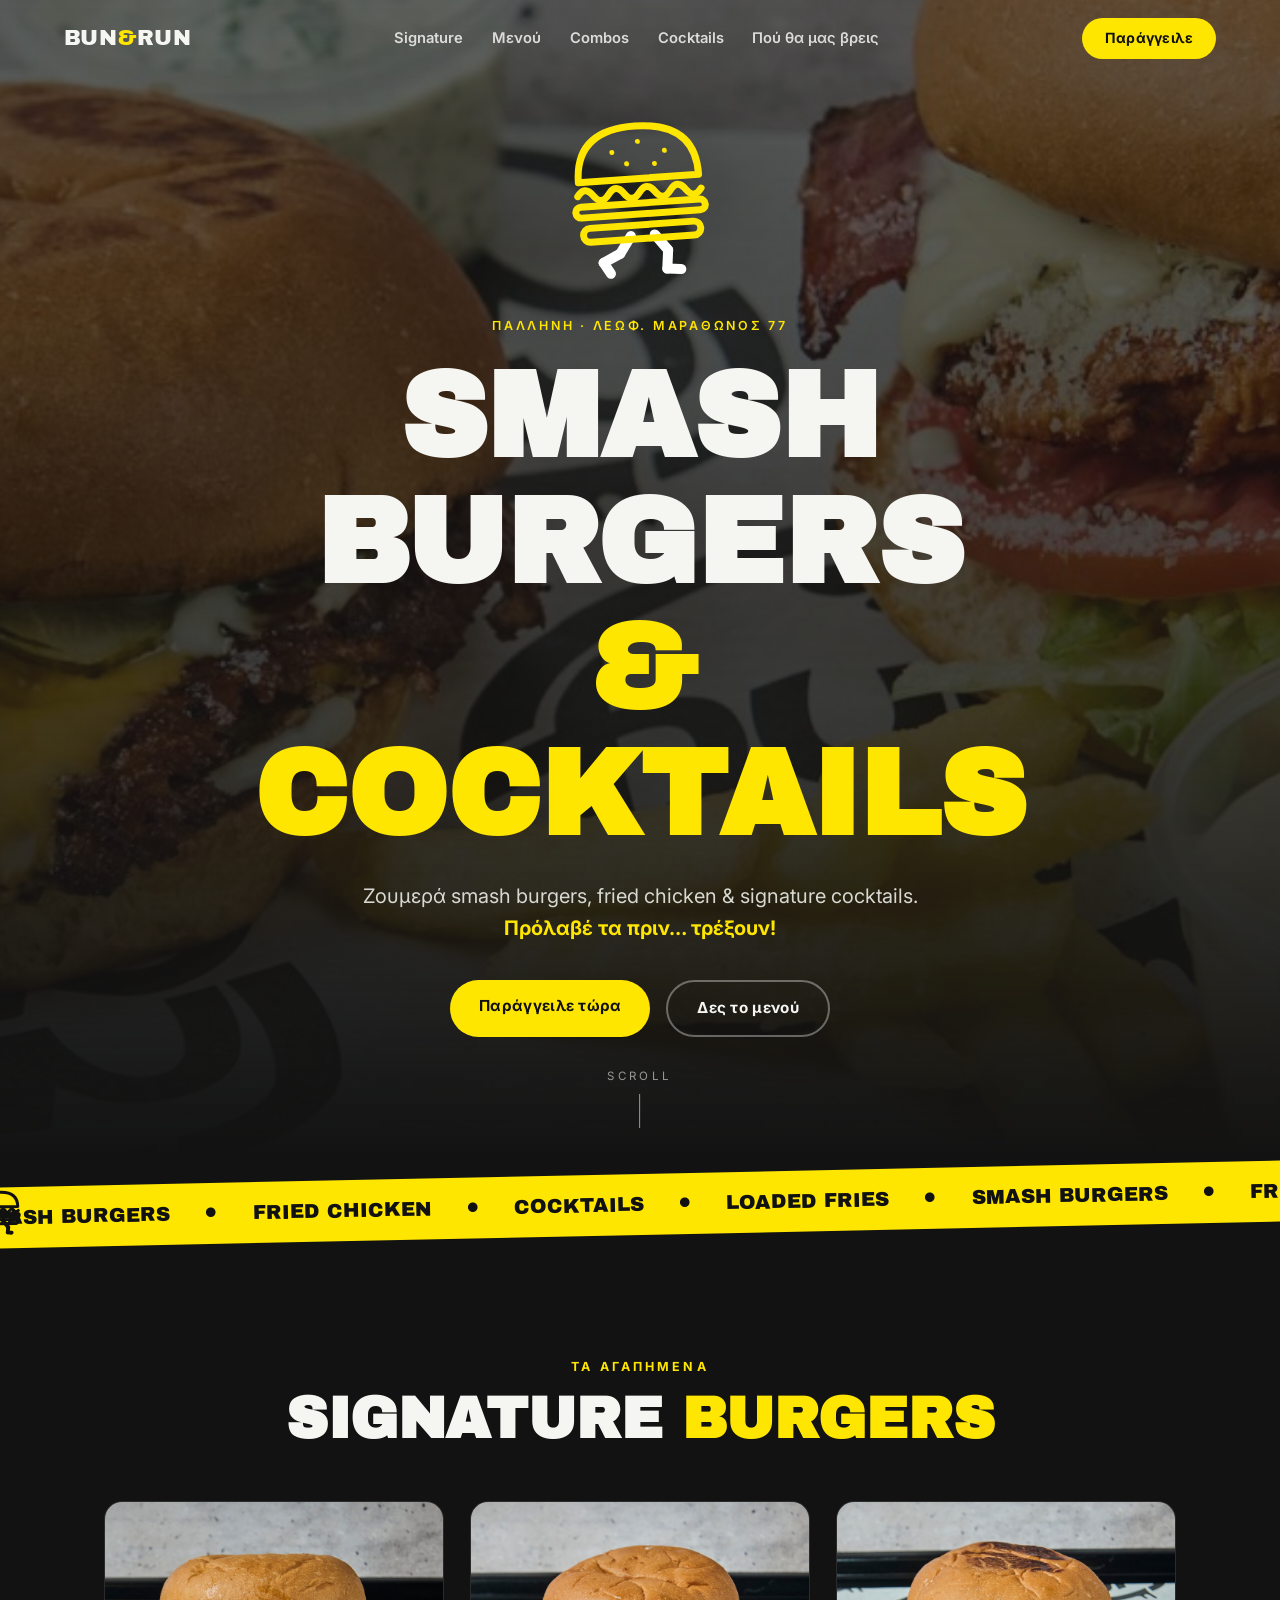
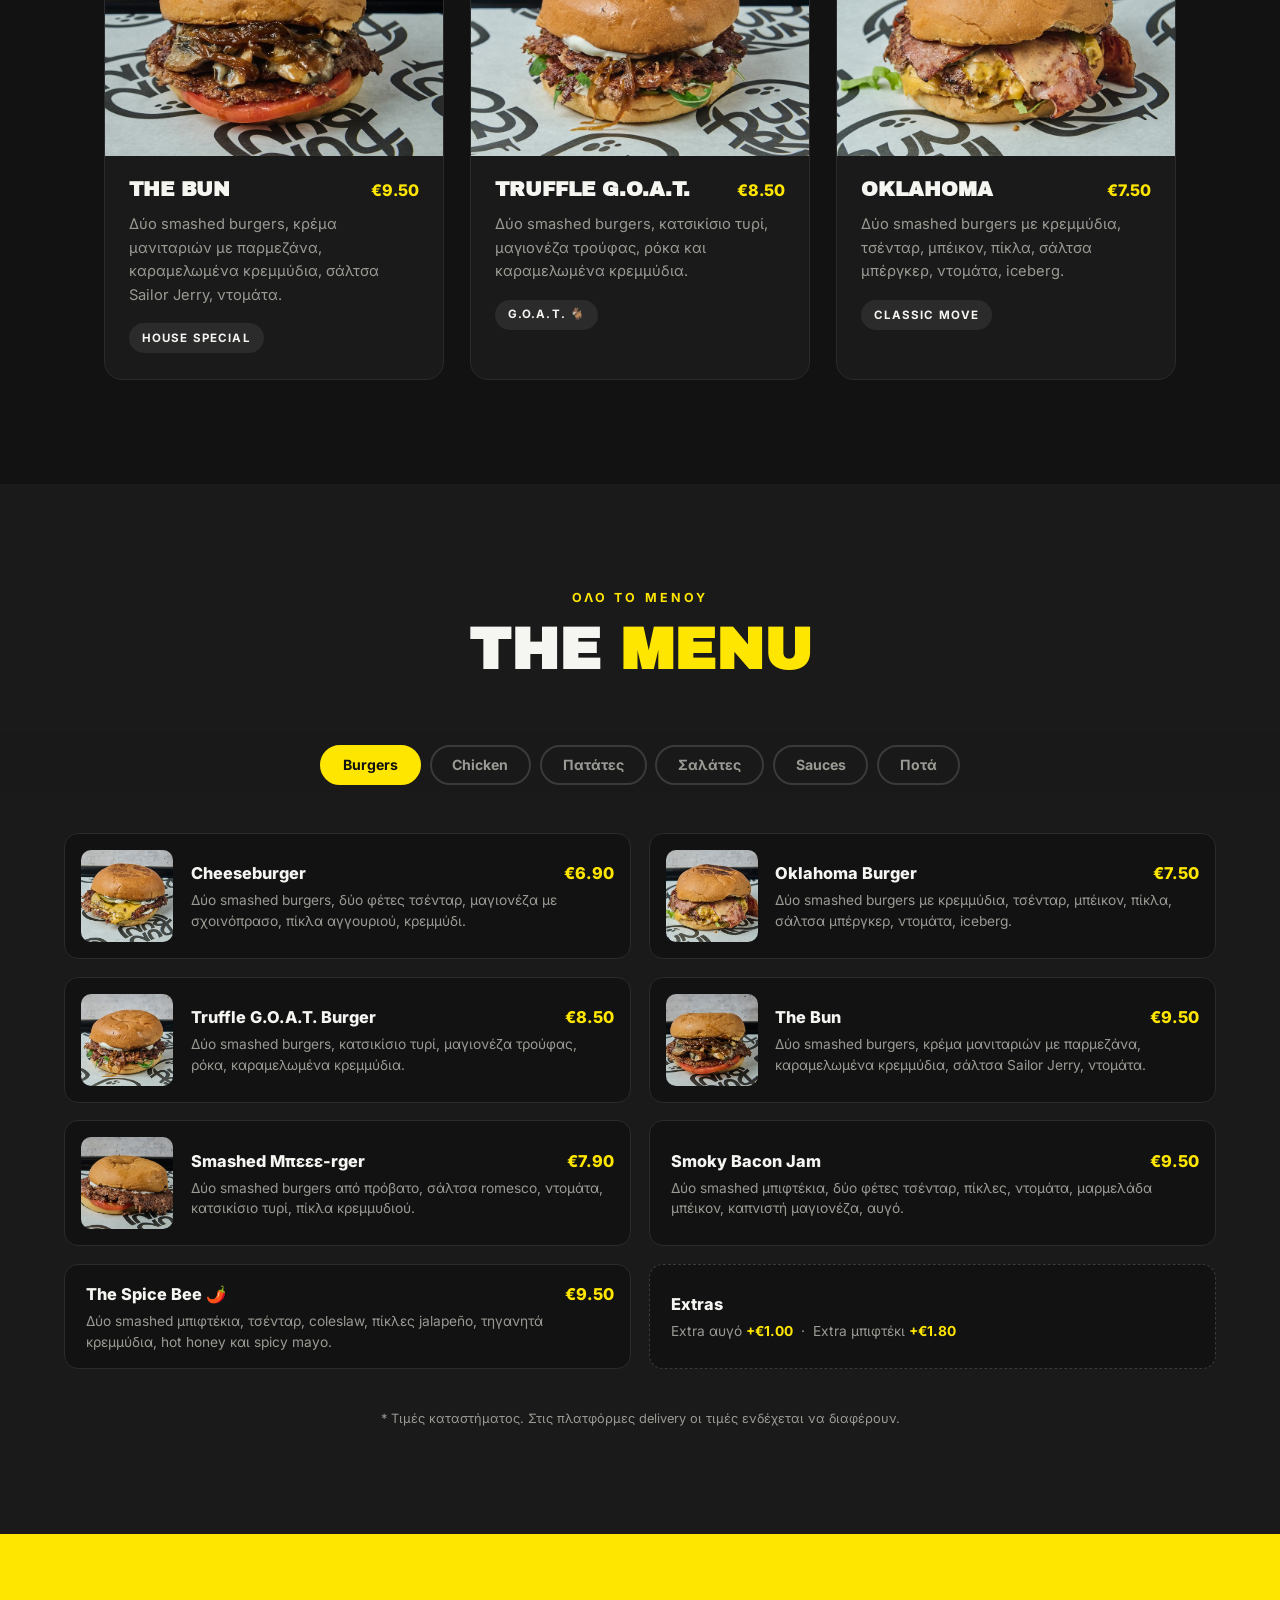
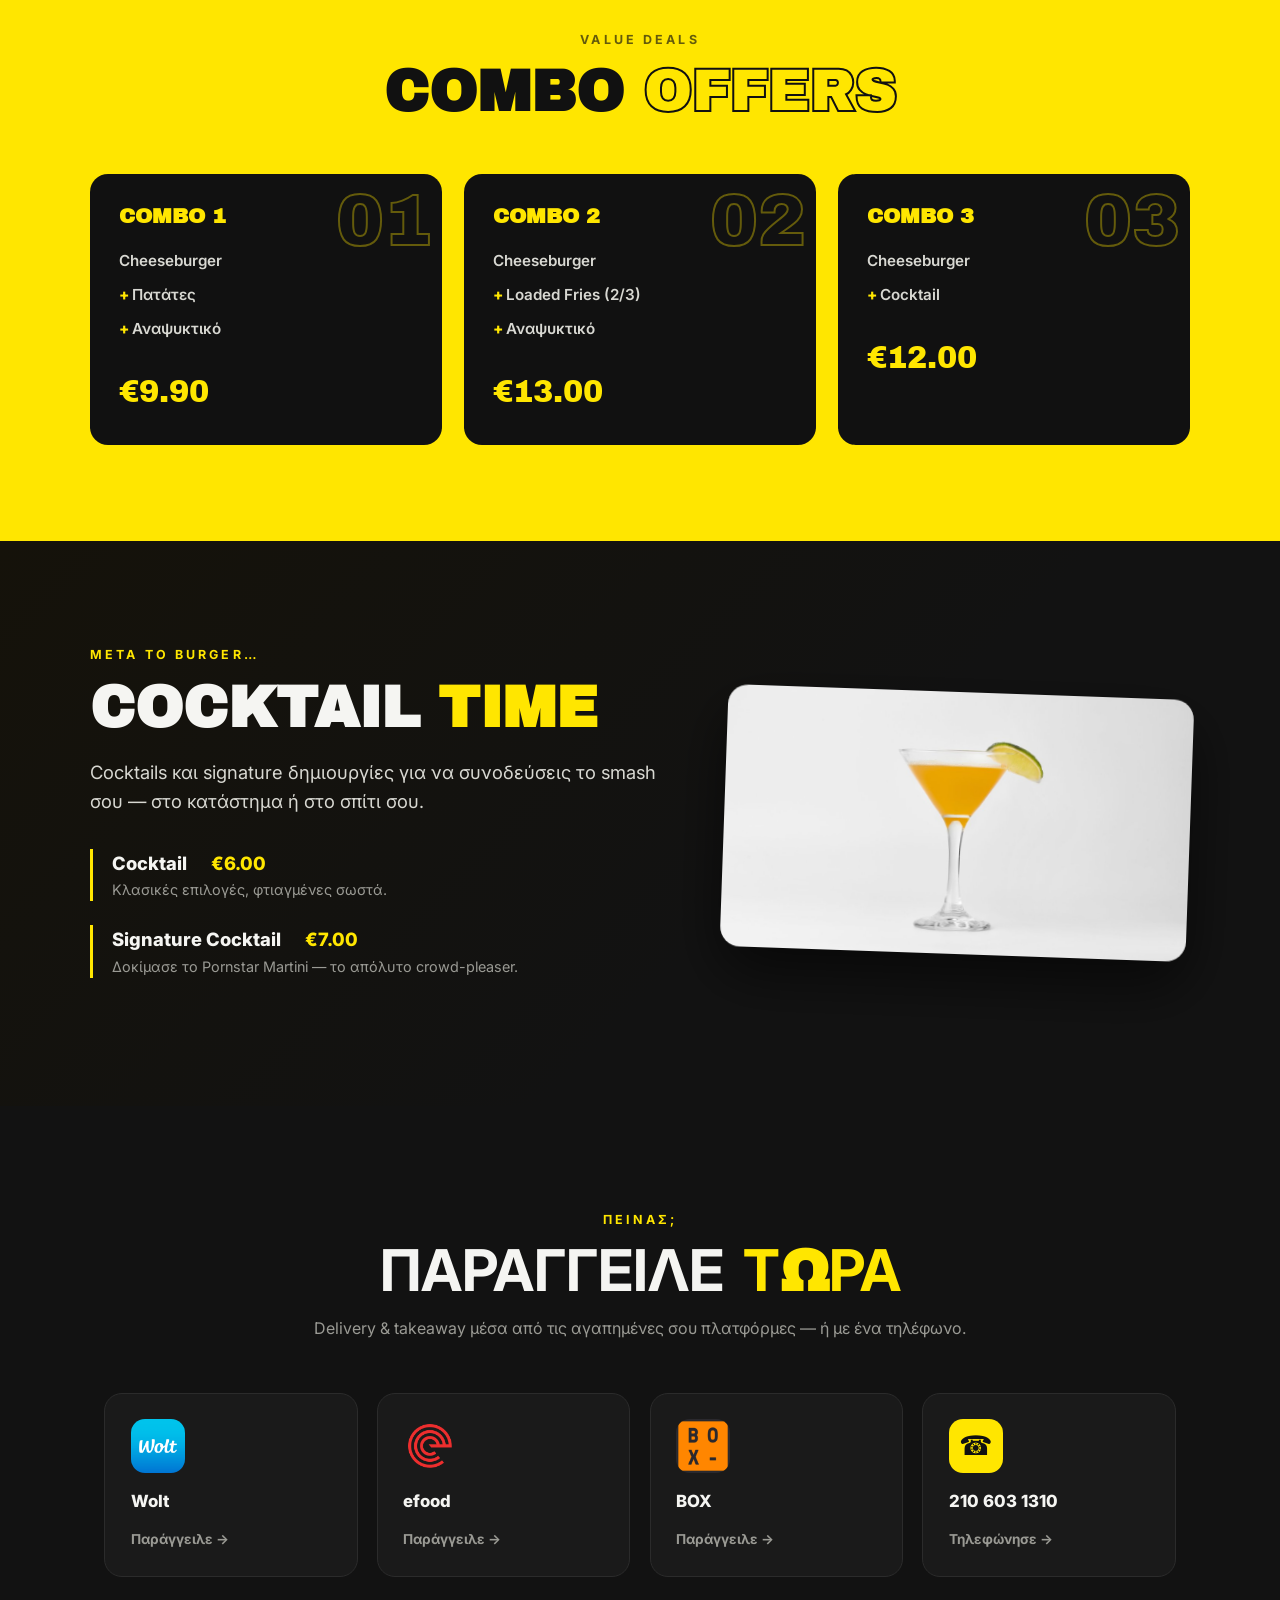
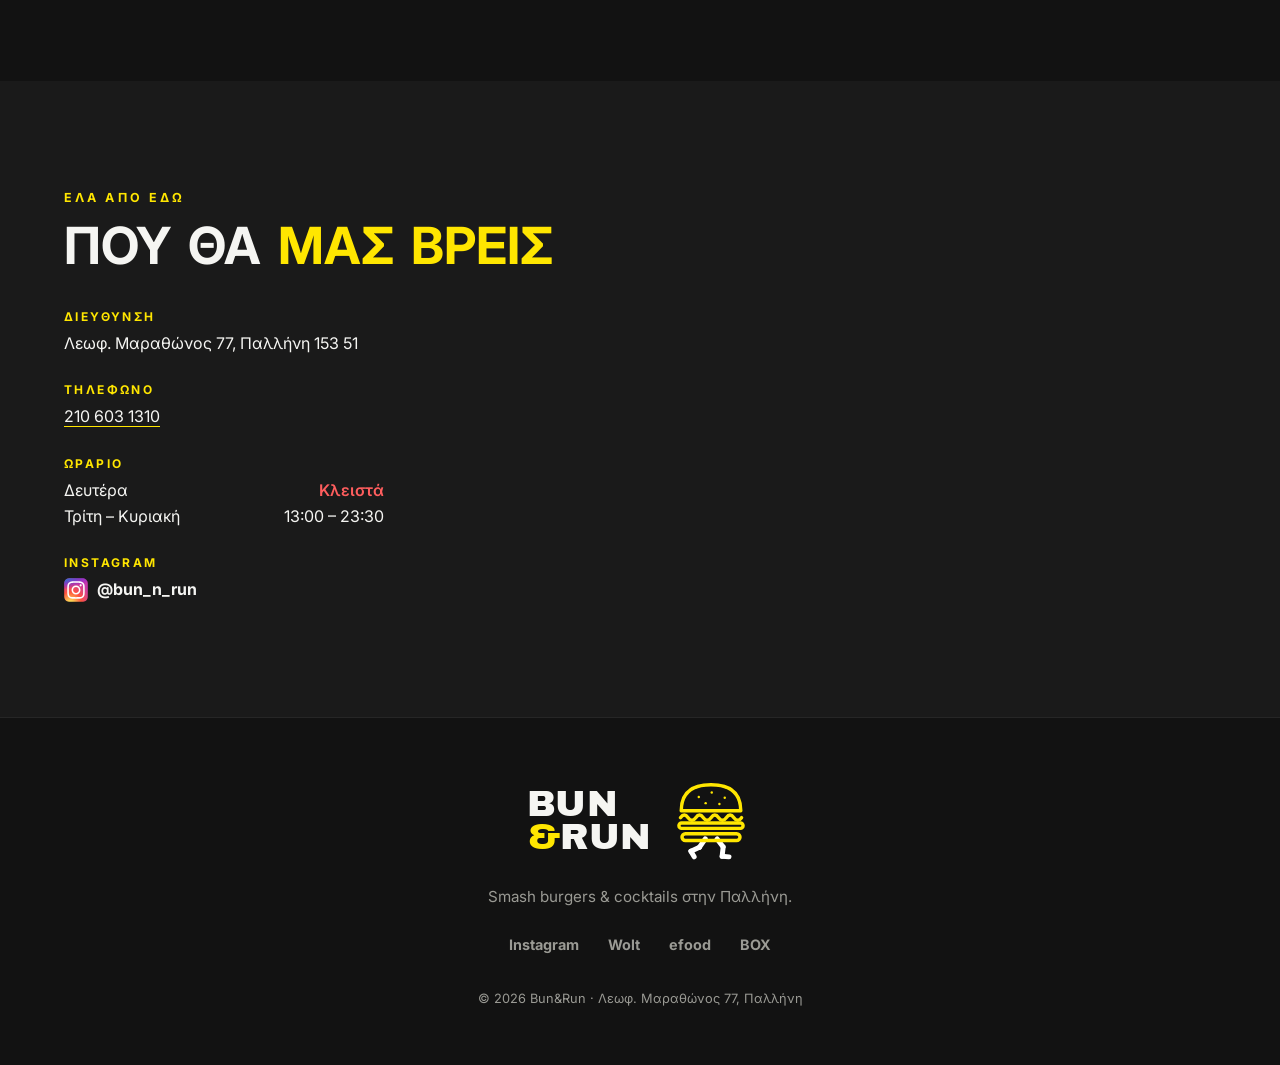
<file: index.html>
<!DOCTYPE html>
<html lang="el">
<head>
  <meta charset="UTF-8">
  <meta name="viewport" content="width=device-width, initial-scale=1.0">
  <title>Bun&Run — Smash Burgers & Cocktails | Παλλήνη</title>
  <meta name="description" content="Bun&Run: Ζουμερά smash burgers με τραγανές άκρες, fried chicken και signature cocktails στην Παλλήνη. Λεωφ. Μαραθώνος 77. Delivery μέσω Wolt, efood & BOX.">
  <link rel="canonical" href="https://bunandrun.gr/">
  <meta property="og:title" content="Bun&Run — Smash Burgers & Cocktails">
  <meta property="og:description" content="Ζουμερά smash burgers, fried chicken & cocktails στην Παλλήνη. Πρόλαβέ τα πριν… τρέξουν!">
  <meta property="og:type" content="website">
  <meta property="og:url" content="https://bunandrun.gr/">
  <meta property="og:image" content="https://bunandrun.gr/assets/hero.jpg">
  <link rel="icon" href="assets/logo.jpg">
  <script type="application/ld+json">
  {
    "@context": "https://schema.org",
    "@type": "Restaurant",
    "name": "Bun&Run",
    "url": "https://bunandrun.gr/",
    "image": "https://bunandrun.gr/assets/hero.jpg",
    "logo": "https://bunandrun.gr/assets/logo.jpg",
    "telephone": "+302106031310",
    "servesCuisine": ["Smash Burgers", "Fried Chicken", "Cocktails"],
    "priceRange": "€",
    "address": {
      "@type": "PostalAddress",
      "streetAddress": "Λεωφ. Μαραθώνος 77",
      "addressLocality": "Παλλήνη",
      "postalCode": "153 51",
      "addressRegion": "Αττική",
      "addressCountry": "GR"
    },
    "openingHoursSpecification": [{
      "@type": "OpeningHoursSpecification",
      "dayOfWeek": ["Tuesday", "Wednesday", "Thursday", "Friday", "Saturday", "Sunday"],
      "opens": "13:00",
      "closes": "23:30"
    }],
    "sameAs": ["https://www.instagram.com/bun_n_run/"]
  }
  </script>
  <link rel="preconnect" href="https://fonts.googleapis.com">
  <link rel="preconnect" href="https://fonts.gstatic.com" crossorigin>
  <link href="https://fonts.googleapis.com/css2?family=Archivo+Black&family=Inter:wght@400;600;700;800;900&display=swap" rel="stylesheet">
  <link rel="stylesheet" href="styles.css?v=3">
</head>
<body>

  <header class="nav" id="nav">
    <a class="nav-logo" href="#top">BUN<span>&</span>RUN</a>
    <nav class="nav-links">
      <a href="#featured">Signature</a>
      <a href="#menu">Μενού</a>
      <a href="#combos">Combos</a>
      <a href="#cocktails">Cocktails</a>
      <a href="#info">Πού θα μας βρεις</a>
    </nav>
    <a class="btn btn-yellow nav-cta" href="#order">Παράγγειλε</a>
    <button class="nav-burger" id="navBurger" aria-label="Menu">
      <span></span><span></span><span></span>
    </button>
  </header>

  <div class="mobile-menu" id="mobileMenu">
    <a href="#featured">Signature</a>
    <a href="#menu">Μενού</a>
    <a href="#combos">Combos</a>
    <a href="#cocktails">Cocktails</a>
    <a href="#info">Πού θα μας βρεις</a>
    <a href="#order" class="btn btn-yellow">Παράγγειλε</a>
  </div>

  <main id="top">

    <!-- HERO -->
    <section class="hero">
      <div class="hero-bg" id="heroBg"></div>
      <div class="hero-overlay"></div>
      <div class="hero-content">

        <svg class="mascot mascot-hero" viewBox="0 0 220 250" aria-hidden="true">
          <g class="m-legs">
            <g class="thigh thigh-b"><animateTransform attributeName="transform" type="rotate" values="34 95 170; -38 95 170; 34 95 170" dur="0.6s" begin="-0.3s" repeatCount="indefinite"/>
              <line class="leg" x1="95" y1="170" x2="89" y2="196"/>
              <g class="shin shin-b"><animateTransform attributeName="transform" type="rotate" values="46 89 196; 64 89 196; 6 89 196; 3 89 196; 46 89 196" keyTimes="0;0.25;0.5;0.75;1" dur="0.6s" begin="-0.3s" repeatCount="indefinite"/>
                <line class="leg" x1="89" y1="196" x2="84" y2="220"/>
                <line class="leg" x1="84" y1="220" x2="101" y2="222"/>
              </g>
            </g>
            <g class="thigh thigh-f"><animateTransform attributeName="transform" type="rotate" values="34 126 170; -38 126 170; 34 126 170" dur="0.6s" repeatCount="indefinite"/>
              <line class="leg" x1="126" y1="170" x2="131" y2="196"/>
              <g class="shin shin-f"><animateTransform attributeName="transform" type="rotate" values="46 131 196; 64 131 196; 6 131 196; 3 131 196; 46 131 196" keyTimes="0;0.25;0.5;0.75;1" dur="0.6s" repeatCount="indefinite"/>
                <line class="leg" x1="131" y1="196" x2="128" y2="220"/>
                <line class="leg" x1="128" y1="220" x2="146" y2="222"/>
              </g>
            </g>
          </g>
          <g class="m-body"><animateTransform attributeName="transform" type="translate" values="0 0; 0 -5; 0 0" keyTimes="0;0.5;1" dur="0.3s" repeatCount="indefinite"/>
            <path class="m-line" d="M32 98 Q32 30 110 30 Q188 30 188 98 Z" />
            <circle class="m-seed" cx="78" cy="62" r="3.2"/>
            <circle class="m-seed" cx="112" cy="50" r="3.2"/>
            <circle class="m-seed" cx="146" cy="64" r="3.2"/>
            <circle class="m-seed" cx="96" cy="78" r="3.2"/>
            <circle class="m-seed" cx="132" cy="80" r="3.2"/>
            <path class="m-line" d="M30 116 q10 -14 20 0 q10 14 20 0 q10 -14 20 0 q10 14 20 0 q10 -14 20 0 q10 14 20 0 q10 -14 20 0 q10 14 20 0" />
            <rect class="m-line" x="26" y="130" width="168" height="14" rx="7" />
            <rect class="m-line" x="34" y="158" width="152" height="18" rx="9" />
          </g>
          <g class="m-speed">
            <line x1="-2" y1="120" x2="-34" y2="120" />
            <line x1="-8" y1="146" x2="-48" y2="146" />
            <line x1="-2" y1="172" x2="-30" y2="172" />
          </g>
        </svg>

        <p class="hero-kicker reveal">Παλλήνη · Λεωφ. Μαραθώνος 77</p>
        <h1 class="hero-title">
          <span class="line"><span>SMASH</span></span>
          <span class="line"><span>BURGERS</span></span>
          <span class="line"><span class="yellow">&amp; COCKTAILS</span></span>
        </h1>
        <p class="hero-sub reveal">Ζουμερά smash burgers, fried chicken &amp; signature cocktails.<br>
        <strong>Πρόλαβέ τα πριν… τρέξουν!</strong></p>
        <div class="hero-ctas reveal">
          <a class="btn btn-yellow" href="#order">Παράγγειλε τώρα</a>
          <a class="btn btn-ghost" href="#menu">Δες το μενού</a>
        </div>
      </div>
      <div class="hero-scroll">scroll<span class="hero-scroll-line"></span></div>
    </section>

    <!-- MARQUEE -->
    <div class="marquee-wrap" aria-hidden="true">
      <div class="marquee">
        <div class="marquee-track">
          <span>SMASH BURGERS</span><i>●</i><span>FRIED CHICKEN</span><i>●</i><span>COCKTAILS</span><i>●</i><span>LOADED FRIES</span><i>●</i>
          <span>SMASH BURGERS</span><i>●</i><span>FRIED CHICKEN</span><i>●</i><span>COCKTAILS</span><i>●</i><span>LOADED FRIES</span><i>●</i>
          <span>SMASH BURGERS</span><i>●</i><span>FRIED CHICKEN</span><i>●</i><span>COCKTAILS</span><i>●</i><span>LOADED FRIES</span><i>●</i>
        </div>
        <svg class="mascot runner" viewBox="0 0 220 250" aria-hidden="true">
          <g class="m-legs">
            <g class="thigh thigh-b"><animateTransform attributeName="transform" type="rotate" values="34 95 170; -38 95 170; 34 95 170" dur="0.6s" begin="-0.3s" repeatCount="indefinite"/>
              <line class="leg" x1="95" y1="170" x2="89" y2="196"/>
              <g class="shin shin-b"><animateTransform attributeName="transform" type="rotate" values="46 89 196; 64 89 196; 6 89 196; 3 89 196; 46 89 196" keyTimes="0;0.25;0.5;0.75;1" dur="0.6s" begin="-0.3s" repeatCount="indefinite"/>
                <line class="leg" x1="89" y1="196" x2="84" y2="220"/>
                <line class="leg" x1="84" y1="220" x2="101" y2="222"/>
              </g>
            </g>
            <g class="thigh thigh-f"><animateTransform attributeName="transform" type="rotate" values="34 126 170; -38 126 170; 34 126 170" dur="0.6s" repeatCount="indefinite"/>
              <line class="leg" x1="126" y1="170" x2="131" y2="196"/>
              <g class="shin shin-f"><animateTransform attributeName="transform" type="rotate" values="46 131 196; 64 131 196; 6 131 196; 3 131 196; 46 131 196" keyTimes="0;0.25;0.5;0.75;1" dur="0.6s" repeatCount="indefinite"/>
                <line class="leg" x1="131" y1="196" x2="128" y2="220"/>
                <line class="leg" x1="128" y1="220" x2="146" y2="222"/>
              </g>
            </g>
          </g>
          <g class="m-body"><animateTransform attributeName="transform" type="translate" values="0 0; 0 -5; 0 0" keyTimes="0;0.5;1" dur="0.3s" repeatCount="indefinite"/>
            <path class="m-line" d="M32 98 Q32 30 110 30 Q188 30 188 98 Z" />
            <path class="m-line" d="M30 116 q10 -14 20 0 q10 14 20 0 q10 -14 20 0 q10 14 20 0 q10 -14 20 0 q10 14 20 0 q10 -14 20 0 q10 14 20 0" />
            <rect class="m-line" x="26" y="130" width="168" height="14" rx="7" />
            <rect class="m-line" x="34" y="158" width="152" height="18" rx="9" />
          </g>
        </svg>
      </div>
    </div>

    <!-- FEATURED -->
    <section class="section" id="featured">
      <div class="section-head reveal">
        <p class="eyebrow">Τα αγαπημένα</p>
        <h2>SIGNATURE <span class="yellow">BURGERS</span></h2>
      </div>
      <div class="featured-grid">
        <article class="card reveal">
          <div class="card-img"><img src="assets/the-bun.jpg" alt="The Bun burger" loading="lazy"></div>
          <div class="card-body">
            <div class="card-top"><h3>The Bun</h3><span class="price">€9.50</span></div>
            <p>Δύο smashed burgers, κρέμα μανιταριών με παρμεζάνα, καραμελωμένα κρεμμύδια, σάλτσα Sailor Jerry, ντομάτα.</p>
            <span class="tag">House special</span>
          </div>
        </article>
        <article class="card reveal">
          <div class="card-img"><img src="assets/truffle-goat.jpg" alt="Truffle G.O.A.T. burger" loading="lazy"></div>
          <div class="card-body">
            <div class="card-top"><h3>Truffle G.O.A.T.</h3><span class="price">€8.50</span></div>
            <p>Δύο smashed burgers, κατσικίσιο τυρί, μαγιονέζα τρούφας, ρόκα και καραμελωμένα κρεμμύδια.</p>
            <span class="tag">G.O.A.T. 🐐</span>
          </div>
        </article>
        <article class="card reveal">
          <div class="card-img"><img src="assets/oklahoma.jpg" alt="Oklahoma burger" loading="lazy"></div>
          <div class="card-body">
            <div class="card-top"><h3>Oklahoma</h3><span class="price">€7.50</span></div>
            <p>Δύο smashed burgers με κρεμμύδια, τσένταρ, μπέικον, πίκλα, σάλτσα μπέργκερ, ντομάτα, iceberg.</p>
            <span class="tag">Classic move</span>
          </div>
        </article>
      </div>
    </section>

    <!-- MENU -->
    <section class="section section-dark" id="menu">
      <div class="section-head reveal">
        <p class="eyebrow">Όλο το μενού</p>
        <h2>THE <span class="yellow">MENU</span></h2>
      </div>

      <div class="tabs-wrap" id="tabsWrap">
        <div class="tabs" id="menuTabs">
          <button class="tab active" data-tab="burgers">Burgers</button>
          <button class="tab" data-tab="chicken">Chicken</button>
          <button class="tab" data-tab="fries">Πατάτες</button>
          <button class="tab" data-tab="salads">Σαλάτες</button>
          <button class="tab" data-tab="sauces">Sauces</button>
          <button class="tab" data-tab="drinks">Ποτά</button>
        </div>
      </div>

      <div class="menu-panels" id="menuPanels">
        <div class="panel active" data-panel="burgers">
          <div class="menu-item reveal"><img src="assets/cheeseburger.jpg" alt="" loading="lazy"><div><h4>Cheeseburger <span class="price">€6.90</span></h4><p>Δύο smashed burgers, δύο φέτες τσένταρ, μαγιονέζα με σχοινόπρασο, πίκλα αγγουριού, κρεμμύδι.</p></div></div>
          <div class="menu-item reveal"><img src="assets/oklahoma.jpg" alt="" loading="lazy"><div><h4>Oklahoma Burger <span class="price">€7.50</span></h4><p>Δύο smashed burgers με κρεμμύδια, τσένταρ, μπέικον, πίκλα, σάλτσα μπέργκερ, ντομάτα, iceberg.</p></div></div>
          <div class="menu-item reveal"><img src="assets/truffle-goat.jpg" alt="" loading="lazy"><div><h4>Truffle G.O.A.T. Burger <span class="price">€8.50</span></h4><p>Δύο smashed burgers, κατσικίσιο τυρί, μαγιονέζα τρούφας, ρόκα, καραμελωμένα κρεμμύδια.</p></div></div>
          <div class="menu-item reveal"><img src="assets/the-bun.jpg" alt="" loading="lazy"><div><h4>The Bun <span class="price">€9.50</span></h4><p>Δύο smashed burgers, κρέμα μανιταριών με παρμεζάνα, καραμελωμένα κρεμμύδια, σάλτσα Sailor Jerry, ντομάτα.</p></div></div>
          <div class="menu-item reveal"><img src="assets/beerger.jpg" alt="" loading="lazy"><div><h4>Smashed Μπεεε-rger <span class="price">€7.90</span></h4><p>Δύο smashed burgers από πρόβατο, σάλτσα romesco, ντομάτα, κατσικίσιο τυρί, πίκλα κρεμμυδιού.</p></div></div>
          <div class="menu-item reveal no-img"><div><h4>Smoky Bacon Jam <span class="price">€9.50</span></h4><p>Δύο smashed μπιφτέκια, δύο φέτες τσένταρ, πίκλες, ντομάτα, μαρμελάδα μπέικον, καπνιστή μαγιονέζα, αυγό.</p></div></div>
          <div class="menu-item reveal no-img"><div><h4>The Spice Bee 🌶️ <span class="price">€9.50</span></h4><p>Δύο smashed μπιφτέκια, τσένταρ, coleslaw, πίκλες jalapeño, τηγανητά κρεμμύδια, hot honey και spicy mayo.</p></div></div>
          <div class="menu-item reveal no-img extras"><div><h4>Extras</h4><p>Extra αυγό <span class="inline-price">+€1.00</span> &nbsp;·&nbsp; Extra μπιφτέκι <span class="inline-price">+€1.80</span></p></div></div>
        </div>

        <div class="panel" data-panel="chicken">
          <div class="menu-item"><img src="assets/chicken-parmesan.jpg" alt="" loading="lazy"><div><h4>Chicken Parmesan Burger <span class="price">€7.50</span></h4><p>Τηγανητό κοτόπουλο, καραμελωμένο μπέικον, iceberg, ντομάτα, γλυκιά σάλτσα dijonese, παρμεζάνα.</p></div></div>
          <div class="menu-item"><img src="assets/buffalo-burger.jpg" alt="" loading="lazy"><div><h4>Buffalo Chicken Burger 🌶️ <span class="price">€8.00</span></h4><p>Τηγανητό κοτόπουλο με γλάσο Buffalo, καραμελωμένο μπέικον, καραμελωμένο κρεμμύδι, ranch, πίκλα.</p></div></div>
          <div class="menu-item"><img src="assets/chicken-coleslaw.jpg" alt="" loading="lazy"><div><h4>Chicken Coleslaw Burger <span class="price">€7.50</span></h4><p>Τηγανητό κοτόπουλο, σαλάτα coleslaw, παρμεζάνα, σάλτσα του μαγαζιού.</p></div></div>
          <div class="menu-item"><img src="assets/fried-chicken.jpg" alt="" loading="lazy"><div><h4>Fried Chicken <span class="price">€6.50</span></h4><p>Μερίδα τηγανητό κοτόπουλο με σάλτσα της επιλογής σου.</p></div></div>
          <div class="menu-item"><img src="assets/buffalo-chicken.jpg" alt="" loading="lazy"><div><h4>Buffalo Glazed Spicy 🌶️ <span class="price">€7.00</span></h4><p>Τηγανητό κοτόπουλο με γλάσο Buffalo και ranch sauce.</p></div></div>
          <div class="menu-item"><img src="assets/teriyaki-chicken.jpg" alt="" loading="lazy"><div><h4>Teriyaki Glazed Fried Chicken <span class="price">€7.00</span></h4><p>Τηγανητό κοτόπουλο με γλάσο teriyaki και house sauce.</p></div></div>
        </div>

        <div class="panel" data-panel="fries">
          <div class="menu-item"><img src="assets/fries.jpg" alt="" loading="lazy"><div><h4>Πατάτες Τηγανητές <span class="price">€3.00</span></h4><p>Φρεσκοτηγανισμένες, όπως πρέπει.</p></div></div>
          <div class="menu-item"><img src="assets/bacon-fries.jpg" alt="" loading="lazy"><div><h4>Bacon Cheddar Drip Fries <span class="price">€6.00</span></h4><p>Καραμελωμένο μπέικον, σάλτσα τσένταρ, τραγανό κρεμμύδι.</p></div></div>
          <div class="menu-item"><img src="assets/truffle-fries.jpg" alt="" loading="lazy"><div><h4>Truffle Parmesan Fries <span class="price">€6.00</span></h4><p>Μαγιονέζα τρούφας, παρμεζάνα.</p></div></div>
          <div class="menu-item"><img src="assets/crunch-fries.jpg" alt="" loading="lazy"><div><h4>Chicken Crunch Fries <span class="price">€6.50</span></h4><p>Τηγανητό κοτόπουλο, ranch sauce.</p></div></div>
          <div class="menu-item no-img"><div><h4>Animal Style Fries <span class="price">€8.00</span></h4><p>Πατάτες τηγανητές, δύο smashed μπιφτέκια, σως τσένταρ, καραμελωμένα κρεμμύδια.</p></div></div>
        </div>

        <div class="panel" data-panel="salads">
          <div class="menu-item"><img src="assets/caesar.jpg" alt="" loading="lazy"><div><h4>Caesar's Salad <span class="price">€7.50</span></h4><p>Iceberg, τηγανητό κοτόπουλο, σάλτσα Caesar, παρμεζάνα, κρουτόν.</p></div></div>
          <div class="menu-item"><img src="assets/coleslaw.jpg" alt="" loading="lazy"><div><h4>Coleslaw Salad <span class="price">€6.50</span></h4><p>Λευκό και κόκκινο λάχανο, πράσινο μήλο, σέλερι, καρύδια, χρένο, μαγιονέζα του μαγαζιού.</p></div></div>
        </div>

        <div class="panel" data-panel="sauces">
          <div class="menu-item no-img sauce"><div><h4>Mayo · Ketchup · Μουστάρδα <span class="price">€1.00</span></h4></div></div>
          <div class="menu-item no-img sauce"><div><h4>House Sauce <span class="price">€1.50</span></h4></div></div>
          <div class="menu-item no-img sauce"><div><h4>Burger Sauce <span class="price">€1.50</span></h4></div></div>
          <div class="menu-item no-img sauce"><div><h4>Buffalo Sauce 🌶️ <span class="price">€1.50</span></h4></div></div>
          <div class="menu-item no-img sauce"><div><h4>Chives Mayo <span class="price">€1.50</span></h4></div></div>
          <div class="menu-item no-img sauce"><div><h4>Ranch Sauce <span class="price">€1.80</span></h4></div></div>
          <div class="menu-item no-img sauce"><div><h4>Truffle Mayo <span class="price">€1.80</span></h4></div></div>
          <div class="menu-item no-img sauce"><div><h4>Sweet Dijonese <span class="price">€1.80</span></h4></div></div>
          <div class="menu-item no-img sauce"><div><h4>Smoked Mayo <span class="price">€1.80</span></h4></div></div>
          <div class="menu-item no-img sauce"><div><h4>Spicy Mayo 🌶️ <span class="price">€1.80</span></h4></div></div>
        </div>

        <div class="panel" data-panel="drinks">
          <div class="menu-item no-img"><div><h4>Αναψυκτικά</h4><p>330ml <span class="inline-price">€1.50</span> &nbsp;·&nbsp; 500ml <span class="inline-price">€2.00</span> &nbsp;·&nbsp; 1.5L <span class="inline-price">€3.00</span></p></div></div>
          <div class="menu-item no-img"><div><h4>Μπύρες</h4><p>Κουτί 330ml <span class="inline-price">€2.00</span> &nbsp;·&nbsp; Μπουκάλι 500ml <span class="inline-price">€2.50</span></p></div></div>
          <div class="menu-item no-img"><div><h4>Cocktail <span class="price">€6.00</span></h4><p>Ρώτησέ μας για τη λίστα της ημέρας.</p></div></div>
          <div class="menu-item no-img"><div><h4>Signature Cocktail <span class="price">€7.00</span></h4><p>Τα δικά μας specials — δοκίμασε το Pornstar Martini.</p></div></div>
        </div>
      </div>

      <p class="menu-note reveal">* Τιμές καταστήματος. Στις πλατφόρμες delivery οι τιμές ενδέχεται να διαφέρουν.</p>
    </section>

    <!-- COMBOS -->
    <section class="combos" id="combos">
      <div class="combos-inner">
        <div class="section-head reveal">
          <p class="eyebrow dark">Value deals</p>
          <h2>COMBO <span class="outline">OFFERS</span></h2>
        </div>
        <div class="combo-grid">
          <article class="combo-card reveal">
            <span class="combo-num">01</span>
            <h3>Combo 1</h3>
            <ul><li>Cheeseburger</li><li>Πατάτες</li><li>Αναψυκτικό</li></ul>
            <span class="combo-price">€9.90</span>
          </article>
          <article class="combo-card reveal">
            <span class="combo-num">02</span>
            <h3>Combo 2</h3>
            <ul><li>Cheeseburger</li><li>Loaded Fries (2/3)</li><li>Αναψυκτικό</li></ul>
            <span class="combo-price">€13.00</span>
          </article>
          <article class="combo-card reveal">
            <span class="combo-num">03</span>
            <h3>Combo 3</h3>
            <ul><li>Cheeseburger</li><li>Cocktail</li></ul>
            <span class="combo-price">€12.00</span>
          </article>
        </div>
      </div>
    </section>

    <!-- COCKTAILS -->
    <section class="cocktails" id="cocktails">
      <div class="cocktails-inner">
        <div class="cocktails-text reveal">
          <p class="eyebrow">Μετά το burger…</p>
          <h2>COCKTAIL <span class="yellow">TIME</span></h2>
          <p class="big">Cocktails και signature δημιουργίες για να συνοδεύσεις το smash σου — στο κατάστημα ή στο σπίτι σου.</p>
          <div class="cocktail-item">
            <h4>Cocktail <span class="price">€6.00</span></h4>
            <p>Κλασικές επιλογές, φτιαγμένες σωστά.</p>
          </div>
          <div class="cocktail-item">
            <h4>Signature Cocktail <span class="price">€7.00</span></h4>
            <p>Δοκίμασε το Pornstar Martini — το απόλυτο crowd-pleaser.</p>
          </div>
        </div>
        <div class="cocktails-img reveal">
          <img src="assets/cocktail.jpg" alt="Cocktail" loading="lazy">
        </div>
      </div>
    </section>

    <!-- ORDER -->
    <section class="section order" id="order">
      <div class="section-head reveal">
        <p class="eyebrow">Πεινάς;</p>
        <h2>ΠΑΡΑΓΓΕΙΛΕ <span class="yellow">ΤΩΡΑ</span></h2>
        <p class="sub">Delivery &amp; takeaway μέσα από τις αγαπημένες σου πλατφόρμες — ή με ένα τηλέφωνο.</p>
      </div>
      <div class="order-grid">
        <a class="order-card reveal" href="https://wolt.com/en/grc/athens/restaurant/bun-and-run" target="_blank" rel="noopener">
          <img class="order-logo" src="assets/wolt-logo.png" alt="Wolt">
          <span class="order-name">Wolt</span>
          <span class="order-go">Παράγγειλε →</span>
        </a>
        <a class="order-card reveal" href="https://www.e-food.gr/delivery/pallini/bun-kai-run-8785039" target="_blank" rel="noopener">
          <img class="order-logo" src="assets/efood-logo.png" alt="efood">
          <span class="order-name">efood</span>
          <span class="order-go">Παράγγειλε →</span>
        </a>
        <a class="order-card reveal" href="https://box.gr/delivery/pallini/bun--run" target="_blank" rel="noopener">
          <img class="order-logo" src="assets/box-logo.png" alt="BOX">
          <span class="order-name">BOX</span>
          <span class="order-go">Παράγγειλε →</span>
        </a>
        <a class="order-card reveal" href="tel:+302106031310">
          <span class="order-logo order-logo-phone">☎</span>
          <span class="order-name">210 603 1310</span>
          <span class="order-go">Τηλεφώνησε →</span>
        </a>
      </div>
    </section>

    <!-- INFO -->
    <section class="section section-dark info" id="info">
      <div class="info-grid">
        <div class="info-text reveal">
          <p class="eyebrow">Έλα από εδώ</p>
          <h2>ΠΟΥ ΘΑ <span class="yellow">ΜΑΣ ΒΡΕΙΣ</span></h2>
          <ul class="info-list">
            <li><strong>Διεύθυνση</strong>Λεωφ. Μαραθώνος 77, Παλλήνη 153 51</li>
            <li><strong>Τηλέφωνο</strong><a href="tel:+302106031310">210 603 1310</a></li>
            <li><strong>Ωράριο</strong>
              <span class="hours"><span>Δευτέρα</span><span class="closed">Κλειστά</span></span>
              <span class="hours"><span>Τρίτη – Κυριακή</span><span>13:00 – 23:30</span></span>
            </li>
            <li><strong>Instagram</strong>
              <a class="insta-link" href="https://www.instagram.com/bun_n_run/" target="_blank" rel="noopener">
                <img src="assets/instagram.svg" alt="">@bun_n_run
              </a>
            </li>
          </ul>
        </div>
        <div class="info-map reveal">
          <iframe
            title="Χάρτης — Bun&Run, Λεωφ. Μαραθώνος 77, Παλλήνη"
            src="https://maps.google.com/maps?q=Bun%20%26%20Run%20Leof.%20Marathonos%2077%20Pallini%20153%2051&z=16&output=embed"
            loading="lazy" referrerpolicy="no-referrer-when-downgrade" allowfullscreen></iframe>
        </div>
      </div>
    </section>

  </main>

  <footer class="footer">
    <div class="footer-inner">
      <div class="footer-lockup" aria-label="Bun&Run">
        <div class="lockup-text">BUN<br><span class="amp">&amp;</span>RUN</div>
        <svg class="mascot mascot-footer" viewBox="0 0 220 250" aria-hidden="true">
          <g class="m-legs">
            <g class="thigh thigh-b"><animateTransform attributeName="transform" type="rotate" values="34 95 170; -38 95 170; 34 95 170" dur="0.6s" begin="-0.3s" repeatCount="indefinite"/>
              <line class="leg" x1="95" y1="170" x2="89" y2="196"/>
              <g class="shin shin-b"><animateTransform attributeName="transform" type="rotate" values="46 89 196; 64 89 196; 6 89 196; 3 89 196; 46 89 196" keyTimes="0;0.25;0.5;0.75;1" dur="0.6s" begin="-0.3s" repeatCount="indefinite"/>
                <line class="leg" x1="89" y1="196" x2="84" y2="220"/>
                <line class="leg" x1="84" y1="220" x2="101" y2="222"/>
              </g>
            </g>
            <g class="thigh thigh-f"><animateTransform attributeName="transform" type="rotate" values="34 126 170; -38 126 170; 34 126 170" dur="0.6s" repeatCount="indefinite"/>
              <line class="leg" x1="126" y1="170" x2="131" y2="196"/>
              <g class="shin shin-f"><animateTransform attributeName="transform" type="rotate" values="46 131 196; 64 131 196; 6 131 196; 3 131 196; 46 131 196" keyTimes="0;0.25;0.5;0.75;1" dur="0.6s" repeatCount="indefinite"/>
                <line class="leg" x1="131" y1="196" x2="128" y2="220"/>
                <line class="leg" x1="128" y1="220" x2="146" y2="222"/>
              </g>
            </g>
          </g>
          <g class="m-body"><animateTransform attributeName="transform" type="translate" values="0 0; 0 -5; 0 0" keyTimes="0;0.5;1" dur="0.3s" repeatCount="indefinite"/>
            <path class="m-line" d="M32 98 Q32 30 110 30 Q188 30 188 98 Z" />
            <circle class="m-seed" cx="78" cy="62" r="3.2"/>
            <circle class="m-seed" cx="112" cy="50" r="3.2"/>
            <circle class="m-seed" cx="146" cy="64" r="3.2"/>
            <circle class="m-seed" cx="96" cy="78" r="3.2"/>
            <circle class="m-seed" cx="132" cy="80" r="3.2"/>
            <path class="m-line" d="M30 116 q10 -14 20 0 q10 14 20 0 q10 -14 20 0 q10 14 20 0 q10 -14 20 0 q10 14 20 0 q10 -14 20 0 q10 14 20 0" />
            <rect class="m-line" x="26" y="130" width="168" height="14" rx="7" />
            <rect class="m-line" x="34" y="158" width="152" height="18" rx="9" />
          </g>
        </svg>
      </div>
      <p>Smash burgers &amp; cocktails στην Παλλήνη.</p>
      <div class="footer-links">
        <a href="https://www.instagram.com/bun_n_run/" target="_blank" rel="noopener">Instagram</a>
        <a href="https://wolt.com/en/grc/athens/restaurant/bun-and-run" target="_blank" rel="noopener">Wolt</a>
        <a href="https://www.e-food.gr/delivery/pallini/bun-kai-run-8785039" target="_blank" rel="noopener">efood</a>
        <a href="https://box.gr/delivery/pallini/bun--run" target="_blank" rel="noopener">BOX</a>
      </div>
      <p class="copy">© <span id="year"></span> Bun&Run · Λεωφ. Μαραθώνος 77, Παλλήνη</p>
    </div>
  </footer>

  <script src="app.js?v=2"></script>
</body>
</html>
</file>
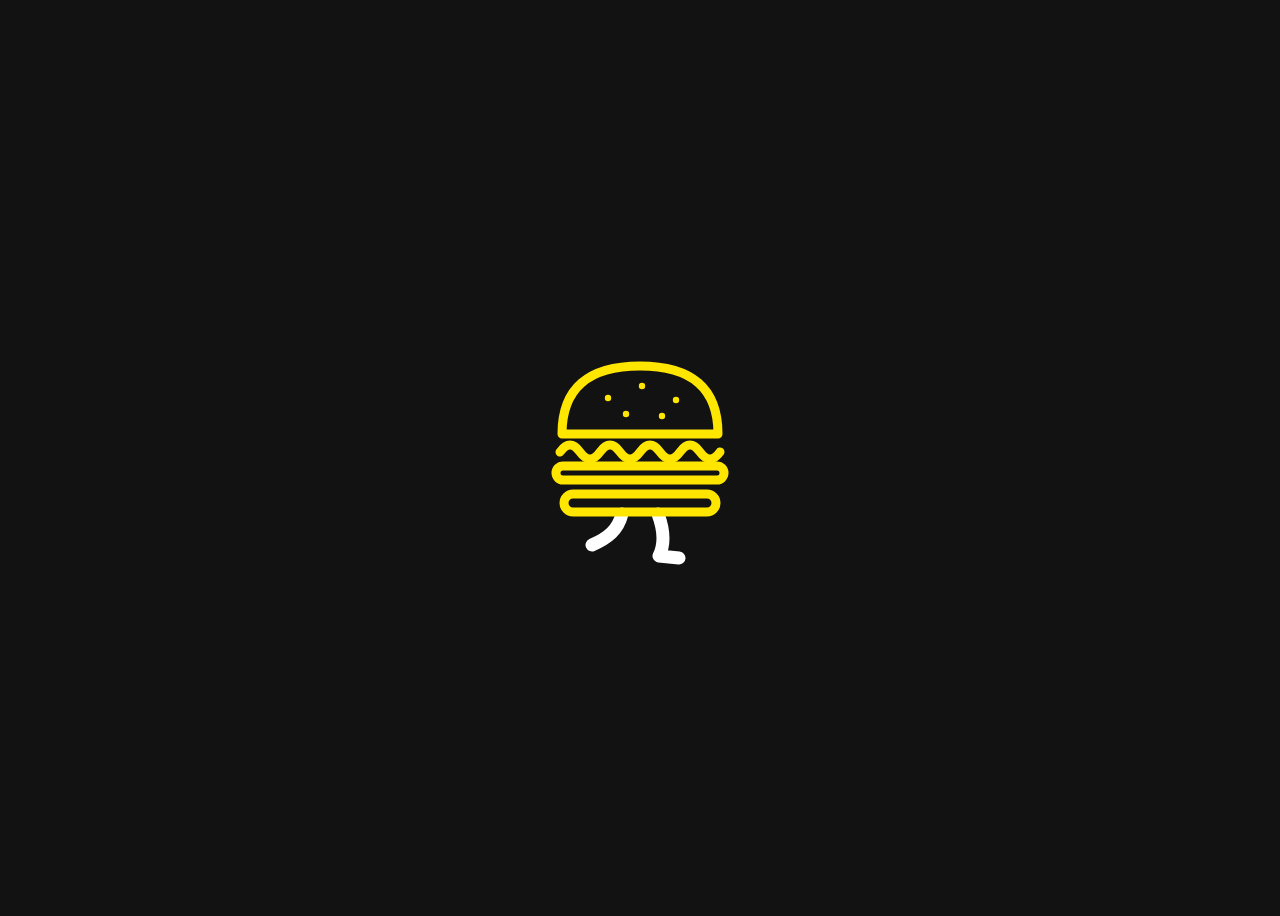
<file: assets/mascot-v1.html>
<!DOCTYPE html>
<!-- Archived: first version of the animated Bun&Run mascot (single-segment swinging legs).
     Open this file directly in a browser to see it. Superseded by the v2 mascot in index.html. -->
<html>
<head>
<meta charset="UTF-8">
<style>
  body { background: #121212; display: grid; place-items: center; min-height: 100vh; }
  .mascot { width: 220px; overflow: visible; }
  .mascot .m-line { fill: none; stroke: #ffe600; stroke-width: 9; stroke-linecap: round; stroke-linejoin: round; }
  .mascot .m-seed { fill: #ffe600; }
  .mascot .leg { fill: none; stroke: #fff; stroke-width: 13; stroke-linecap: round; stroke-linejoin: round; }
  .mascot .leg-back { transform-box: view-box; transform-origin: 92px 178px; animation: kickBack .42s ease-in-out infinite alternate; }
  .mascot .leg-front { transform-box: view-box; transform-origin: 128px 178px; animation: kickFront .42s ease-in-out infinite alternate; }
  @keyframes kickFront { from { transform: rotate(-28deg); } to { transform: rotate(26deg); } }
  @keyframes kickBack { from { transform: rotate(24deg); } to { transform: rotate(-30deg); } }
  .mascot .m-body { animation: bob .42s ease-in-out infinite alternate; }
  @keyframes bob { from { transform: translateY(0); } to { transform: translateY(-6px); } }
  .mascot .m-speed line { stroke: #ffe600; stroke-width: 7; stroke-linecap: round; opacity: 0; animation: whoosh .84s ease-out infinite; }
  .mascot .m-speed line:nth-child(2) { animation-delay: .2s; }
  .mascot .m-speed line:nth-child(3) { animation-delay: .4s; }
  @keyframes whoosh {
    0% { opacity: 0; transform: translateX(26px); }
    30% { opacity: .8; }
    100% { opacity: 0; transform: translateX(-30px); }
  }
</style>
</head>
<body>
<svg class="mascot" viewBox="0 0 220 244" aria-hidden="true">
  <g class="m-legs">
    <path class="leg leg-back" d="M92 178 C88 194 78 202 62 209" />
    <path class="leg leg-front" d="M128 178 C134 194 135 208 129 220 L149 222" />
  </g>
  <g class="m-body">
    <path class="m-line" d="M32 98 Q32 30 110 30 Q188 30 188 98 Z" />
    <circle class="m-seed" cx="78" cy="62" r="3.2"/>
    <circle class="m-seed" cx="112" cy="50" r="3.2"/>
    <circle class="m-seed" cx="146" cy="64" r="3.2"/>
    <circle class="m-seed" cx="96" cy="78" r="3.2"/>
    <circle class="m-seed" cx="132" cy="80" r="3.2"/>
    <path class="m-line" d="M30 116 q10 -14 20 0 q10 14 20 0 q10 -14 20 0 q10 14 20 0 q10 -14 20 0 q10 14 20 0 q10 -14 20 0 q10 14 20 0" />
    <rect class="m-line" x="26" y="130" width="168" height="14" rx="7" />
    <rect class="m-line" x="34" y="158" width="152" height="18" rx="9" />
  </g>
  <g class="m-speed">
    <line x1="-2" y1="120" x2="-34" y2="120" />
    <line x1="-8" y1="146" x2="-48" y2="146" />
    <line x1="-2" y1="172" x2="-30" y2="172" />
  </g>
</svg>
</body>
</html>
</file>
<file: styles.css>
:root {
  --black: #121212;
  --black-2: #1a1a1a;
  --black-3: #222;
  --yellow: #ffe600;
  --yellow-2: #f7c800;
  --white: #f5f5f2;
  --muted: #9a9a94;
  --display: 'Archivo Black', 'Inter', sans-serif;
  --body: 'Inter', sans-serif;
}

* { margin: 0; padding: 0; box-sizing: border-box; }
html { scroll-behavior: smooth; overflow-x: hidden; overflow-x: clip; }
body {
  background: var(--black);
  color: var(--white);
  font-family: var(--body);
  line-height: 1.6;
  overflow-x: hidden;
  overflow-x: clip;
}
img { display: block; max-width: 100%; }
a { color: inherit; text-decoration: none; }
h1, h2, h3 { font-family: var(--display); text-transform: uppercase; line-height: 1.05; }
.yellow { color: var(--yellow); }

/* ---------- Buttons ---------- */
.btn {
  display: inline-block; padding: .9rem 1.8rem; font-weight: 700; font-size: .95rem;
  border-radius: 999px; transition: transform .25s, box-shadow .25s, background .25s, color .25s;
  letter-spacing: .02em;
}
.btn-yellow { background: var(--yellow); color: #111; }
.btn-yellow:hover { transform: translateY(-3px) scale(1.03); box-shadow: 0 10px 30px rgba(255, 230, 0, .35); }
.btn-ghost { border: 2px solid rgba(255,255,255,.35); color: var(--white); }
.btn-ghost:hover { border-color: var(--yellow); color: var(--yellow); transform: translateY(-3px); }

/* ---------- Nav ---------- */
.nav {
  position: fixed; top: 0; left: 0; right: 0; z-index: 100;
  display: flex; align-items: center; justify-content: space-between;
  padding: 1.1rem 5vw; transition: background .35s, padding .35s, box-shadow .35s;
}
.nav.scrolled { background: rgba(18,18,18,.92); backdrop-filter: blur(12px); padding: .7rem 5vw; box-shadow: 0 4px 30px rgba(0,0,0,.5); }
.nav-logo { font-family: var(--display); font-size: 1.35rem; letter-spacing: .02em; }
.nav-logo span { color: var(--yellow); }
.nav-links { display: flex; gap: 1.8rem; }
.nav-links a { font-weight: 600; font-size: .92rem; opacity: .85; position: relative; }
.nav-links a::after {
  content: ''; position: absolute; left: 0; bottom: -5px; width: 0; height: 2px;
  background: var(--yellow); transition: width .3s;
}
.nav-links a:hover { opacity: 1; }
.nav-links a:hover::after { width: 100%; }
.nav-cta { padding: .6rem 1.4rem; font-size: .88rem; }
.nav-burger { display: none; background: none; border: none; cursor: pointer; flex-direction: column; gap: 5px; padding: 6px; }
.nav-burger span { width: 26px; height: 3px; background: var(--white); border-radius: 2px; transition: .3s; }
.nav-burger.open span:nth-child(1) { transform: translateY(8px) rotate(45deg); }
.nav-burger.open span:nth-child(2) { opacity: 0; }
.nav-burger.open span:nth-child(3) { transform: translateY(-8px) rotate(-45deg); }

.mobile-menu {
  position: fixed; inset: 0; z-index: 99; background: rgba(18,18,18,.97);
  display: flex; flex-direction: column; align-items: center; justify-content: center; gap: 1.8rem;
  opacity: 0; pointer-events: none; transition: opacity .3s;
}
.mobile-menu.open { opacity: 1; pointer-events: auto; }
.mobile-menu a { font-family: var(--display); font-size: 1.5rem; text-transform: uppercase; }
.mobile-menu a.btn { font-family: var(--body); font-size: 1rem; }

/* ---------- Mascot ---------- */
.mascot { overflow: visible; }
.mascot .m-line { fill: none; stroke: var(--yellow); stroke-width: 9; stroke-linecap: round; stroke-linejoin: round; }
.mascot .m-seed { fill: var(--yellow); }
.mascot .leg { fill: none; stroke: #fff; stroke-width: 13; stroke-linecap: round; stroke-linejoin: round; }
/* Leg run-cycle + body bob are SMIL (animateTransform) inside the SVG markup,
   so they work in every browser regardless of CSS transform-box support. */
.mascot .m-speed line { stroke: var(--yellow); stroke-width: 7; stroke-linecap: round; opacity: 0; animation: whoosh 0.84s ease-out infinite; }
.mascot .m-speed line:nth-child(2) { animation-delay: .2s; }
.mascot .m-speed line:nth-child(3) { animation-delay: .4s; }
@keyframes whoosh {
  0% { opacity: 0; transform: translateX(26px); }
  30% { opacity: .8; }
  100% { opacity: 0; transform: translateX(-30px); }
}

.mascot-hero { width: clamp(110px, 16vw, 170px); margin: 0 auto 1.2rem; display: block; transform: rotate(-4deg); }

/* ---------- Hero ---------- */
.hero { position: relative; min-height: 100svh; display: flex; align-items: center; justify-content: center; text-align: center; overflow: hidden; }
.hero-bg {
  position: absolute; inset: -12% 0; background: url('assets/hero.jpg') center/cover no-repeat;
  will-change: transform; transform: scale(1.05);
}
.hero-overlay {
  position: absolute; inset: 0;
  background: linear-gradient(180deg, rgba(18,18,18,.62) 0%, rgba(18,18,18,.78) 60%, var(--black) 100%);
}
.hero-content { position: relative; z-index: 2; padding: 6.5rem 5vw 7.5rem; max-width: 1000px; width: 100%; }
.hero-kicker { font-weight: 600; letter-spacing: .22em; text-transform: uppercase; font-size: .78rem; color: var(--yellow); margin-bottom: 1.1rem; }
.hero-title { font-size: clamp(2.6rem, 9.5vw, 7.5rem); }
.hero-title .line { display: block; overflow: hidden; }
.hero-title .line > span { display: inline-block; transform: translateY(110%); animation: riseUp .9s cubic-bezier(.2,.7,.2,1) forwards; }
.hero-title .line:nth-child(2) > span { animation-delay: .12s; }
.hero-title .line:nth-child(3) > span { animation-delay: .24s; }
@keyframes riseUp { to { transform: translateY(0); } }
.hero-sub { margin-top: 1.4rem; font-size: clamp(1rem, 2.2vw, 1.25rem); color: #d8d8d2; }
.hero-sub strong { color: var(--yellow); }
.hero-ctas { margin-top: 2.2rem; display: flex; gap: 1rem; justify-content: center; flex-wrap: wrap; }
.hero-scroll {
  position: absolute; bottom: 1.8rem; left: 50%; transform: translateX(-50%); z-index: 2;
  font-size: .72rem; letter-spacing: .3em; text-transform: uppercase; color: var(--muted);
  display: flex; flex-direction: column; align-items: center; gap: .5rem;
}
.hero-scroll-line { width: 1px; height: 34px; background: var(--muted); overflow: hidden; position: relative; display: block; }
.hero-scroll-line::after {
  content: ''; position: absolute; top: -100%; left: 0; width: 100%; height: 100%;
  background: var(--yellow); animation: scrollDown 1.8s ease-in-out infinite;
}
@keyframes scrollDown { 60%, 100% { top: 100%; } }
@media (max-height: 760px) { .hero-scroll { display: none; } }

/* ---------- Marquee ---------- */
.marquee-wrap { overflow: hidden; padding: 1.1rem 0; }
.marquee {
  position: relative; background: var(--yellow); color: #111;
  width: 104vw; margin-left: -2vw; transform: rotate(-1.2deg);
  overflow: hidden; padding: .9rem 0;
}
.marquee-track { display: flex; gap: 2.2rem; white-space: nowrap; width: max-content; animation: marquee 22s linear infinite; }
.marquee-track span { font-family: var(--display); font-size: 1.25rem; text-transform: uppercase; }
.marquee-track i { font-style: normal; font-size: .8rem; align-self: center; }
@keyframes marquee { to { transform: translateX(-33.333%); } }
.runner {
  position: absolute; top: 50%; left: 0; width: 54px; height: 54px;
  transform: translateY(-58%);
  animation: runAcross 11s linear infinite;
}
.runner .m-line { stroke: #111; stroke-width: 14; }
.runner .leg { stroke: #111; stroke-width: 18; }
@keyframes runAcross {
  from { left: -70px; }
  to { left: calc(100vw + 70px); }
}

/* ---------- Sections ---------- */
.section { padding: 6.5rem 5vw; max-width: 1200px; margin: 0 auto; }
.section-dark { max-width: none; background: var(--black-2); }
.section-dark > * { max-width: 1200px; margin-left: auto; margin-right: auto; }
.section-head { text-align: center; margin-bottom: 3.2rem; }
.section-head h2 { font-size: clamp(2rem, 5.5vw, 3.6rem); }
.section-head .sub { color: var(--muted); margin-top: .8rem; }
.eyebrow { color: var(--yellow); font-weight: 700; letter-spacing: .25em; text-transform: uppercase; font-size: .78rem; margin-bottom: .8rem; }

/* ---------- Featured cards ---------- */
.featured-grid { display: grid; grid-template-columns: repeat(auto-fit, minmax(280px, 1fr)); gap: 1.6rem; }
.card {
  background: var(--black-2); border: 1px solid #2b2b2b; border-radius: 18px; overflow: hidden;
  transition: transform .35s cubic-bezier(.2,.7,.2,1), border-color .35s, box-shadow .35s;
}
.card:hover { transform: translateY(-8px); border-color: var(--yellow); box-shadow: 0 20px 50px rgba(0,0,0,.55); }
.card-img { aspect-ratio: 4/3; overflow: hidden; }
.card-img img { width: 100%; height: 100%; object-fit: cover; transition: transform .6s cubic-bezier(.2,.7,.2,1); }
.card:hover .card-img img { transform: scale(1.07); }
.card-body { padding: 1.4rem 1.5rem 1.6rem; }
.card-top { display: flex; justify-content: space-between; align-items: baseline; gap: 1rem; margin-bottom: .6rem; }
.card-top h3 { font-size: 1.25rem; }
.price { color: var(--yellow); font-weight: 800; white-space: nowrap; }
.inline-price { color: var(--yellow); font-weight: 700; }
.card-body p { color: var(--muted); font-size: .92rem; }
.tag {
  display: inline-block; margin-top: 1rem; font-size: .72rem; font-weight: 700; letter-spacing: .1em;
  text-transform: uppercase; background: #2b2b2b; padding: .35rem .8rem; border-radius: 999px;
}

/* ---------- Menu tabs (sticky) ---------- */
.tabs-wrap {
  position: sticky; top: 56px; z-index: 60;
  background: rgba(26,26,26,.94); backdrop-filter: blur(10px);
  margin: 0 -5vw 2.2rem; padding: .8rem 5vw;
  /* .section-dark > * caps children at 1200px; combined with the -5vw
     full-bleed margins that pinned the bar to the left on wide screens */
  max-width: none;
}
.tabs {
  display: flex; gap: .55rem; flex-wrap: nowrap; overflow-x: auto;
  -webkit-overflow-scrolling: touch; scrollbar-width: none;
  justify-content: flex-start;
}
.tabs::-webkit-scrollbar { display: none; }
@media (min-width: 760px) { .tabs { justify-content: center; } }
.tab {
  font-family: var(--body); font-weight: 700; font-size: .88rem; cursor: pointer; flex-shrink: 0;
  background: none; border: 2px solid #3a3a3a; color: var(--muted);
  padding: .6rem 1.3rem; border-radius: 999px; transition: .25s;
}
.tab:hover { border-color: var(--yellow); color: var(--white); }
.tab.active { background: var(--yellow); border-color: var(--yellow); color: #111; }

.menu-panels { position: relative; }
.panel { display: none; grid-template-columns: repeat(auto-fit, minmax(min(420px, 100%), 1fr)); gap: 1.1rem; }
.panel.active { display: grid; animation: fadeIn .45s ease both; }
@keyframes fadeIn { from { opacity: 0; transform: translateY(14px); } to { opacity: 1; transform: none; } }

.menu-item {
  display: flex; gap: 1.1rem; align-items: center;
  background: var(--black); border: 1px solid #2b2b2b; border-radius: 14px; padding: 1rem;
  transition: border-color .3s, transform .3s;
}
.menu-item:hover { border-color: var(--yellow); transform: translateX(4px); }
.menu-item img { width: 92px; height: 92px; object-fit: cover; border-radius: 10px; flex-shrink: 0; }
.menu-item > div { width: 100%; }
.menu-item h4 {
  display: flex; justify-content: space-between; gap: 1rem; align-items: baseline;
  font-size: 1.02rem; font-weight: 800; margin-bottom: .25rem;
}
.menu-item p { color: var(--muted); font-size: .86rem; line-height: 1.5; }
.menu-item.no-img { padding-left: 1.3rem; }
.menu-item.sauce { padding-top: .8rem; padding-bottom: .8rem; }
.menu-item.sauce h4 { margin-bottom: 0; }
.menu-item.extras { border-style: dashed; border-color: #3a3a3a; }
.menu-note { text-align: center; color: var(--muted); font-size: .8rem; margin-top: 2.5rem; }

/* ---------- Combos ---------- */
.combos { background: var(--yellow); color: #111; padding: 6rem 5vw; }
.combos-inner { max-width: 1100px; margin: 0 auto; }
.combos .eyebrow.dark { color: #111; opacity: .65; }
.combos h2 { color: #111; }
.combos .outline {
  color: transparent; -webkit-text-stroke: 2px #111;
}
.combo-grid { display: grid; grid-template-columns: repeat(auto-fit, minmax(240px, 1fr)); gap: 1.4rem; }
.combo-card {
  position: relative; background: #111; color: var(--white); border-radius: 18px;
  padding: 2rem 1.8rem 1.8rem; overflow: hidden;
  transition: transform .3s, box-shadow .3s;
}
.combo-card:hover { transform: translateY(-6px) rotate(-1deg); box-shadow: 0 18px 40px rgba(0,0,0,.3); }
.combo-num {
  position: absolute; top: -.6rem; right: .6rem; font-family: var(--display);
  font-size: 4.5rem; color: transparent; -webkit-text-stroke: 2px rgba(255,230,0,.35);
}
.combo-card h3 { font-size: 1.3rem; margin-bottom: 1rem; color: var(--yellow); }
.combo-card ul { list-style: none; margin-bottom: 1.4rem; }
.combo-card li { padding: .3rem 0; font-weight: 600; font-size: .95rem; color: #d8d8d2; }
.combo-card li::before { content: '+ '; color: var(--yellow); font-weight: 800; }
.combo-card li:first-child::before { content: ''; }
.combo-price { font-family: var(--display); font-size: 1.9rem; color: var(--yellow); }

/* ---------- Cocktails ---------- */
.cocktails { background: linear-gradient(135deg, #15120a 0%, var(--black) 60%); padding: 6.5rem 5vw; }
.cocktails-inner {
  max-width: 1100px; margin: 0 auto; display: grid; grid-template-columns: 1.1fr .9fr;
  gap: 4rem; align-items: center;
}
.cocktails-text h2 { font-size: clamp(2rem, 5.5vw, 3.6rem); margin-bottom: 1.2rem; }
.cocktails-text .big { font-size: 1.15rem; color: #d8d8d2; margin-bottom: 2rem; }
.cocktail-item { border-left: 3px solid var(--yellow); padding-left: 1.2rem; margin-bottom: 1.5rem; }
.cocktail-item h4 { display: flex; gap: 1.5rem; align-items: baseline; font-size: 1.15rem; font-weight: 800; }
.cocktail-item p { color: var(--muted); font-size: .9rem; }
.cocktails-img img { border-radius: 20px; transform: rotate(2deg); box-shadow: 0 25px 60px rgba(0,0,0,.6); transition: transform .5s; }
.cocktails-img:hover img { transform: rotate(0deg) scale(1.02); }

/* ---------- Order ---------- */
.order-grid { display: grid; grid-template-columns: repeat(auto-fit, minmax(190px, 1fr)); gap: 1.2rem; }
.order-card {
  display: flex; flex-direction: column; align-items: flex-start; gap: .9rem; padding: 1.6rem;
  background: var(--black-2); border: 1px solid #2b2b2b; border-radius: 18px;
  transition: transform .3s, border-color .3s, box-shadow .3s;
}
.order-card:hover { transform: translateY(-6px); border-color: var(--yellow); box-shadow: 0 18px 45px rgba(0,0,0,.5); }
.order-logo { width: 54px; height: 54px; border-radius: 14px; object-fit: cover; }
.order-logo-phone {
  display: flex; align-items: center; justify-content: center;
  width: 54px; height: 54px; border-radius: 14px; background: var(--yellow);
  color: #111; font-size: 1.7rem;
}
.order-name { font-weight: 800; font-size: 1.05rem; }
.order-go { color: var(--muted); font-weight: 700; font-size: .85rem; transition: color .3s; margin-top: auto; }
.order-card:hover .order-go { color: var(--yellow); }

/* ---------- Info ---------- */
.info-grid { display: grid; grid-template-columns: 1fr 1.1fr; gap: 4rem; align-items: center; }
.info-text h2 { font-size: clamp(2rem, 5vw, 3.2rem); margin-bottom: 2rem; }
.info-list { list-style: none; display: flex; flex-direction: column; gap: 1.5rem; }
.info-list li strong {
  display: block; font-size: .75rem; letter-spacing: .2em; text-transform: uppercase;
  color: var(--yellow); margin-bottom: .3rem;
}
.info-list a { border-bottom: 1px solid var(--yellow); }
.info-list a.insta-link { border-bottom: none; display: inline-flex; align-items: center; gap: .55rem; font-weight: 700; }
.insta-link img { width: 24px; height: 24px; }
.hours { display: flex; justify-content: space-between; max-width: 320px; }
.hours .closed { color: #ff5e5e; font-weight: 600; }
.info-map iframe { width: 100%; height: 420px; border: 0; border-radius: 18px; filter: grayscale(.3) contrast(1.05); }

/* ---------- Footer ---------- */
.footer { border-top: 1px solid #262626; padding: 3.5rem 5vw; text-align: center; }
.footer-inner { display: flex; flex-direction: column; gap: 1rem; align-items: center; }
.footer-lockup { display: flex; align-items: center; gap: 1.1rem; }
.lockup-text {
  font-family: var(--display); font-size: 2.3rem; line-height: .92;
  text-align: left; letter-spacing: .01em;
}
.lockup-text .amp { color: var(--yellow); }
.mascot-footer { width: 84px; }
.footer-inner > p { color: var(--muted); font-size: .95rem; }
.footer-links { display: flex; gap: 1.8rem; flex-wrap: wrap; justify-content: center; margin-top: .5rem; }
.footer-links a { font-weight: 700; font-size: .9rem; color: var(--muted); transition: color .25s; }
.footer-links a:hover { color: var(--yellow); }
.copy { font-size: .8rem !important; margin-top: 1rem; }

/* ---------- Reveal on scroll ---------- */
.reveal { opacity: 0; transform: translateY(28px); transition: opacity .7s ease, transform .7s cubic-bezier(.2,.7,.2,1); }
.reveal.visible { opacity: 1; transform: none; }

@media (prefers-reduced-motion: reduce) {
  *, *::before, *::after { animation-duration: .01s !important; transition-duration: .01s !important; }
  .reveal { opacity: 1; transform: none; }
  .runner { display: none; }
}

/* ---------- Responsive ---------- */
@media (max-width: 900px) {
  .nav-links, .nav-cta { display: none; }
  .nav-burger { display: flex; }
  .cocktails-inner, .info-grid { grid-template-columns: 1fr; gap: 2.5rem; }
  .info-map iframe { height: 320px; }
  .tabs-wrap { top: 52px; }
}
@media (max-width: 520px) {
  .section { padding: 4.5rem 6vw; }
  .tabs-wrap { margin: 0 -6vw 2rem; padding: .7rem 6vw; }
  .menu-item img { width: 72px; height: 72px; }
  .menu-item h4 { flex-direction: column; gap: .1rem; align-items: flex-start; }
  .menu-item.sauce h4 { flex-direction: row; justify-content: space-between; width: 100%; }
  .combo-grid { grid-template-columns: 1fr; }
}
</file>
